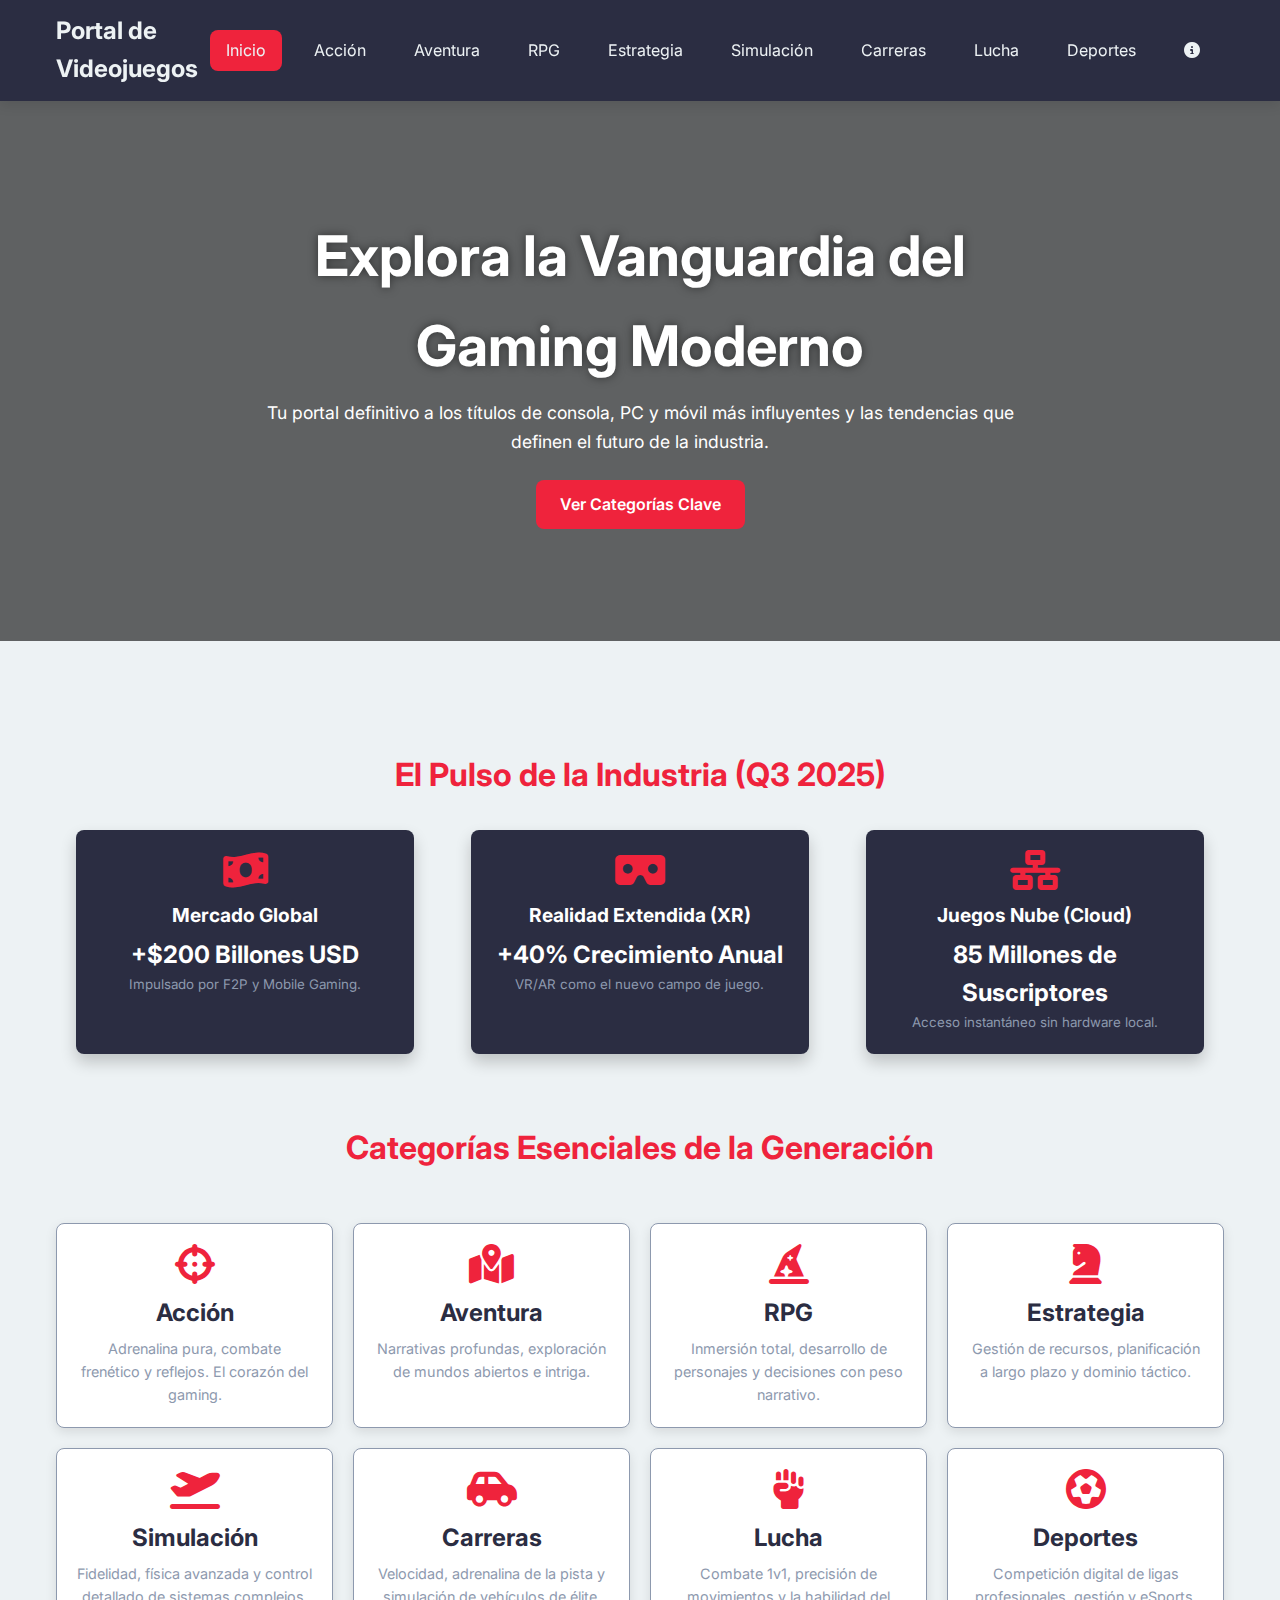
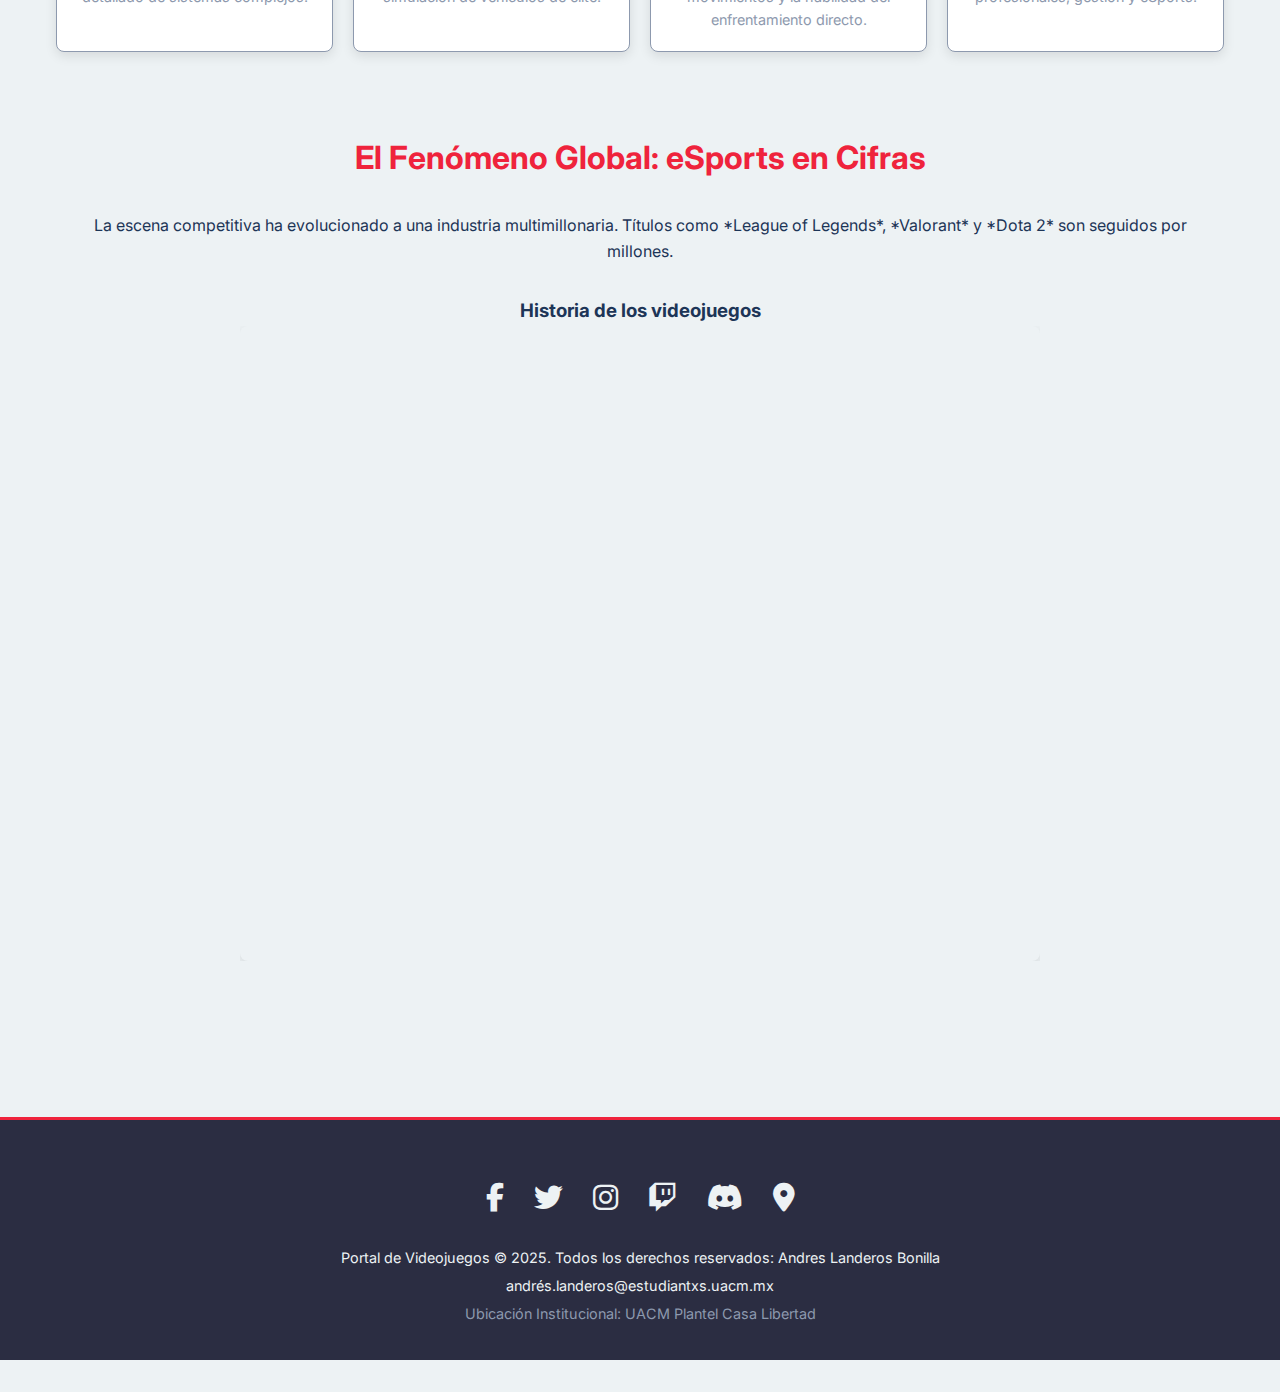
<file: index.html>
<!DOCTYPE html>
<html lang="es">
<head>
    <meta charset="UTF-8">
    <meta name="viewport" content="width=device-width, initial-scale=1.0">
    <title>Portal de Videojuegos - El Nexo Global de la Vanguardia</title>
    <link rel="stylesheet" href="style.css">
    <link href="https://fonts.googleapis.com/css2?family=Roboto:wght@300;400;500;700&family=Inter:wght@300;500;600;700&display=swap" rel="stylesheet">
    <link rel="stylesheet" href="https://cdnjs.cloudflare.com/ajax/libs/font-awesome/6.5.1/css/all.min.css">
    <link rel="icon" type="image/png" href="favicon.ico">
</head>
<body class="snow-active">
    
    <div class="snow-container" id="snowContainer"></div>

    <nav class="navbar">
        <div class="nav-container">
            <div class="nav-logo"><a href="index.html">Portal de Videojuegos</a></div>
            <div class="hamburger">
                <span class="bar"></span>
                <span class="bar"></span>
                <span class="bar"></span>
            </div>
            <ul class="nav-menu">
                <li class="nav-item"><a href="index.html" class="nav-link active">Inicio</a></li>
                <li class="nav-item"><a href="accion.html" class="nav-link">Acción</a></li>
                <li class="nav-item"><a href="aventura.html" class="nav-link">Aventura</a></li>
                <li class="nav-item"><a href="rpg.html" class="nav-link">RPG</a></li>
                <li class="nav-item"><a href="estrategia.html" class="nav-link">Estrategia</a></li>
                <li class="nav-item"><a href="simulacion.html" class="nav-link">Simulación</a></li>
                <li class="nav-item"><a href="carreras.html" class="nav-link">Carreras</a></li>
                <li class="nav-item"><a href="lucha.html" class="nav-link">Lucha</a></li>
                <li class="nav-item"><a href="deportes.html" class="nav-link">Deportes</a></li>
                <li class="nav-item icon-item"><a href="#" id="infoIcon" class="nav-link" aria-label="Abrir Formulario de Contacto">
            <i class="fas fa-info-circle"></i> 
        </a>
    </li>
            </ul>
        </div>
    </nav>

    <header class="hero-section animate-fade-in">
        <div class="hero-overlay"></div>
        <div class="hero-content">
            <h1 class="animate-slide-down">Explora la Vanguardia del Gaming Moderno</h1>
            <p class="animate-slide-up">Tu portal definitivo a los títulos de consola, PC y móvil más influyentes y las tendencias que definen el futuro de la industria.</p>
            <a href="#categorias" class="btn-primary animate-scale-up">Ver Categorías Clave</a>
        </div>
    </header>

    <main class="main-content">
        
        <section class="info-section">
            <h2 class="section-title">El Pulso de la Industria (Q3 2025)</h2>
            <div class="stats-grid">
                <div class="stat-card animate-pop-in">
                    <i class="fas fa-money-bill-wave"></i>
                    <h4>Mercado Global</h4>
                    <p>+$200 Billones USD</p>
                    <small class="text-light">Impulsado por F2P y Mobile Gaming.</small>
                </div>
                <div class="stat-card animate-pop-in" style="animation-delay: 0.2s;">
                    <i class="fas fa-vr-cardboard"></i>
                    <h4>Realidad Extendida (XR)</h4>
                    <p>+40% Crecimiento Anual</p>
                    <small class="text-light">VR/AR como el nuevo campo de juego.</small>
                </div>
                <div class="stat-card animate-pop-in" style="animation-delay: 0.4s;">
                    <i class="fas fa-network-wired"></i>
                    <h4>Juegos Nube (Cloud)</h4>
                    <p>85 Millones de Suscriptores</p>
                    <small class="text-light">Acceso instantáneo sin hardware local.</small>
                </div>
            </div>
        </section>

        <section id="categorias" class="category-section">
            <h2 class="section-title">Categorías Esenciales de la Generación</h2>
            <div class="category-grid">
                
                <a href="accion.html" class="category-card animate-pop-in">
                    <i class="fas fa-crosshairs"></i>
                    <h3>Acción</h3>
                    <p>Adrenalina pura, combate frenético y reflejos. El corazón del gaming.</p>
                </a>
                
                <a href="aventura.html" class="category-card animate-pop-in" style="animation-delay: 0.1s;">
                    <i class="fas fa-map-marked-alt"></i>
                    <h3>Aventura</h3>
                    <p>Narrativas profundas, exploración de mundos abiertos e intriga.</p>
                </a>
                
                <a href="rpg.html" class="category-card animate-pop-in" style="animation-delay: 0.2s;">
                    <i class="fas fa-hat-wizard"></i>
                    <h3>RPG</h3>
                    <p>Inmersión total, desarrollo de personajes y decisiones con peso narrativo.</p>
                </a>
                
                <a href="estrategia.html" class="category-card animate-pop-in" style="animation-delay: 0.3s;">
                    <i class="fas fa-chess-knight"></i>
                    <h3>Estrategia</h3>
                    <p>Gestión de recursos, planificación a largo plazo y dominio táctico.</p>
                </a>
                
                <a href="simulacion.html" class="category-card animate-pop-in" style="animation-delay: 0.4s;">
                    <i class="fas fa-plane-departure"></i>
                    <h3>Simulación</h3>
                    <p>Fidelidad, física avanzada y control detallado de sistemas complejos.</p>
                </a>
                
                <a href="carreras.html" class="category-card animate-pop-in" style="animation-delay: 0.5s;">
                    <i class="fas fa-car-side"></i>
                    <h3>Carreras</h3>
                    <p>Velocidad, adrenalina de la pista y simulación de vehículos de élite.</p>
                </a>
                
                <a href="lucha.html" class="category-card animate-pop-in" style="animation-delay: 0.6s;">
                    <i class="fas fa-fist-raised"></i>
                    <h3>Lucha</h3>
                    <p>Combate 1v1, precisión de movimientos y la habilidad del enfrentamiento directo.</p>
                </a>
                
                <a href="deportes.html" class="category-card animate-pop-in" style="animation-delay: 0.7s;">
                    <i class="fas fa-futbol"></i>
                    <h3>Deportes</h3>
                    <p>Competición digital de ligas profesionales, gestión y eSports.</p>
                </a>

            </div>
        </section>
        
        <section class="info-section video-section">
            <h2 class="section-title">El Fenómeno Global: eSports en Cifras</h2>
            <p>La escena competitiva ha evolucionado a una industria multimillonaria. Títulos como *League of Legends*, *Valorant* y *Dota 2* son seguidos por millones.</p>
            <div class="video-container">
                <h3>Historia de los videojuegos</h3>
                <div class="video-embed">
                    <iframe 
                    width="1351" 
                    height="480" 
                    src="https://www.youtube.com/embed/j1XYbI6JcXI" 
                    title="La Historia de los Videojuegos" 
                    frameborder="0" 
                    allow="accelerometer; autoplay; clipboard-write; encrypted-media; gyroscope; picture-in-picture; web-share" 
                    referrerpolicy="strict-origin-when-cross-origin" 
                    allowfullscreen></iframe>
                 
                </div>
            </div>
        </section>

    </main>
    
    <footer class="footer">
        <div class="social-links">
            <a href="https://www.facebook.com/groups/esportsmexico" target="_blank" aria-label="Facebook Esports Group"><i class="fab fa-facebook-f"></i></a>
            <a href="https://twitter.com/esports" target="_blank" aria-label="Twitter Esports News"><i class="fab fa-twitter"></i></a>
            <a href="https://www.instagram.com/esports" target="_blank" aria-label="Instagram Gaming"><i class="fab fa-instagram"></i></a>
            <a href="https://www.twitch.tv/directory/esports" target="_blank" aria-label="Twitch Gaming Streams"><i class="fab fa-twitch"></i></a>
            <a href="https://discord.com/invite/globalesports" target="_blank" aria-label="Discord Gaming Community"><i class="fab fa-discord"></i></a>
            
            <a href="https://www.google.com/maps/search/UACM+Plantel+Casa+Libertad" target="_blank" aria-label="Ubicación UACM Plantel Casa Libertad" class="location-link"><i class="fas fa-map-marker-alt"></i></a>
        </div>
        
        <p>Portal de Videojuegos © 2025. Todos los derechos reservados: Andres Landeros Bonilla</p>
        <p>andrés.landeros@estudiantxs.uacm.mx</p>
        <p class="location-text">Ubicación Institucional: UACM Plantel Casa Libertad</p>
    </footer>

    <script>
        // Inicialización de la navegación 'Mobile First'
        document.addEventListener('DOMContentLoaded', () => {
            const hamburger = document.querySelector('.hamburger');
            const navMenu = document.querySelector('.nav-menu');
            
            if (hamburger && navMenu) {
                hamburger.addEventListener('click', () => {
                    hamburger.classList.toggle('active');
                    navMenu.classList.toggle('active');
                });
                
                // Cerrar el menú al hacer clic en un enlace
                document.querySelectorAll('.nav-link').forEach(link => {
                    link.addEventListener('click', () => {
                        hamburger.classList.remove('active');
                        navMenu.classList.remove('active');
                    });
                });
            }
        });

        // Script para activar el efecto de Nieve
        function createSnow() {
            const container = document.getElementById('snowContainer');
            if (container) {
                const snowflakesCount = 50;
                
                for (let i = 0; i < snowflakesCount; i++) {
                    const snowflake = document.createElement('div');
                    snowflake.classList.add('snowflake');
                    snowflake.style.left = Math.random() * 100 + 'vw';
                    snowflake.style.opacity = Math.random() * 0.5 + 0.3;
                    snowflake.style.width = Math.random() * 10 + 5 + 'px';
                    snowflake.style.height = snowflake.style.width;
                    snowflake.style.animationDuration = Math.random() * 3 + 2 + 's';
                    snowflake.style.animationDelay = Math.random() * 5 + 's';
                    container.appendChild(snowflake);
                }
            }
        }
        
        createSnow();

// Funcionalidad para el Modal del Formulario de Contacto
document.addEventListener('DOMContentLoaded', function() {
    const modal = document.getElementById('contactModal');
    const infoIcon = document.getElementById('infoIcon');
    const closeButton = document.querySelector('.close-button');

    // Abrir el modal al hacer clic en el icono "i"
    if (infoIcon) {
        infoIcon.addEventListener('click', function(e) {
            e.preventDefault();
            modal.style.display = 'block';
        });
    }

    // Cerrar el modal al hacer clic en la X
    if (closeButton) {
        closeButton.addEventListener('click', function() {
            modal.style.display = 'none';
        });
    }

    // Cerrar el modal al hacer clic fuera de él
    window.addEventListener('click', function(event) {
        if (event.target === modal) {
            modal.style.display = 'none';
        }
    });

    // Manejar el envío del formulario (ejemplo de prevención)
    const contactForm = document.getElementById('contactForm');
    if (contactForm) {
        contactForm.addEventListener('submit', function(e) {
            e.preventDefault();
            alert('Formulario enviado (demostración). ¡Gracias por tu mensaje!');
            modal.style.display = 'none'; // Cierra el modal después del 'envío'
            this.reset(); // Limpia los campos
        });
    }
});

    </script>

<div id="contactModal" class="modal">
    <div class="modal-content">
        <span class="close-button">&times;</span>
        <h2>Contacto y Sugerencias</h2>
        <form id="contactForm">
            <div class="form-group">
                <label for="nombre">Nombre Completo:</label>
                <input type="text" id="nombre" name="nombre" required>
            </div>
            <div class="form-group">
                <label for="email">Correo Electrónico:</label>
                <input type="email" id="email" name="email" required>
            </div>
            <div class="form-group">
                <label for="asunto">Asunto:</label>
                <input type="text" id="asunto" name="asunto">
            </div>
            <div class="form-group">
                <label for="mensaje">Mensaje o Sugerencia:</label>
                <textarea id="mensaje" name="mensaje" rows="5" required></textarea>
            </div>
            <button type="submit" class="btn-submit">Enviar Mensaje</button>
        </form>
        <p class="nota-formulario">Nota: Este formulario es demostrativo y no envía datos reales a un servidor.</p>
    </div>
</div>



</body>
</html>
</file>
<file: style.css>
/* --- CONFIGURACIÓN GENERAL Y VARIABLES (Basado en el código original) --- */
@import url('https://fonts.googleapis.com/css2?family=Inter:wght@300;500;600;700&display=swap');
@import url('https://fonts.googleapis.com/css2?family=Roboto:wght@300;400;500;700&display=swap');

:root {
  /* Colores de style2.css (Esquema Rojo/Oscuro - PALETA BASE) */
  --color-primario: #2b2d42; /* Dark Blue */
  --color-secundario: #8d99ae;
  --color-acent: #ef233c; /* Red */
  --color-fondo: #edf2f4;
  --color-texto: #1d3557;

  /* Variables unificadas */
  --primary-color: var(--color-acent); /* Red */
  --dark-color: var(--color-primario);
  --light-color: var(--color-fondo);
  --text-color: var(--color-texto);
  --text-light: var(--color-secundario);

  --border-radius: 8px;
  --shadow: 0 4px 12px rgba(0, 0, 0, 0.1);
  --transition: all 0.3s ease;
}

* {
    margin: 0;
    padding: 0;
    box-sizing: border-box;
}

body {
    font-family: 'Inter', 'Roboto', sans-serif;
    line-height: 1.6;
    color: var(--text-color);
    background-color: var(--light-color);
    overflow-x: hidden;
    padding-bottom: 2rem;
    position: relative;
    /* Animación de fondo original (Mantener como base) */
    animation-name: color-animation;
    animation-duration: 15s;
    animation-timing-function: ease-in-out;
    animation-iteration-count: infinite;
    animation-direction: alternate;
    background-size: 400% 400%;
}

/* --- ANIMACIÓN DE FONDO (Original) --- */
@keyframes color-animation {
    0% { background-image: linear-gradient(45deg, #ff9a9e 0%, #fad0c4 99%); }
    33% { background-image: linear-gradient(45deg, #4fc3f7 0%, #a2c8f8 100%); }
    66% { background-image: linear-gradient(45deg, #81c784 0%, #c8e6c9 100%); }
    100% { background-image: linear-gradient(45deg, #ff9a9e 0%, #fad0c4 99%); }
}

/* --- NAVEGACIÓN (Mobile First) --- */
.navbar {
    background-color: var(--dark-color);
    box-shadow: var(--shadow);
    padding: 0.75rem 0;
    position: sticky;
    top: 0;
    z-index: 100;
}

.nav-container {
    max-width: 1200px;
    margin: 0 auto;
    padding: 0 1rem;
    display: flex;
    justify-content: space-between;
    align-items: center;
}

.nav-logo {
    color: var(--light-color);
    font-size: 1.5rem;
    font-weight: 700;
}
.nav-logo a {
    color: inherit;
    text-decoration: none;
}

.nav-menu {
    display: none; /* Por defecto, oculto en Mobile First */
    flex-direction: column;
    width: 100%;
    position: absolute;
    top: 100%;
    left: 0;
    background-color: var(--dark-color);
    padding: 1rem 0;
    list-style: none;
    transition: var(--transition);
}

.nav-menu.active {
    display: flex; /* Mostrar cuando está activo */
}

.nav-item {
    text-align: center;
    margin: 0.5rem 0;
}

.nav-link {
    display: block;
    color: var(--light-color);
    text-decoration: none;
    padding: 0.75rem 1rem;
    transition: background-color 0.3s;
    border-radius: var(--border-radius);
}

.nav-link:hover, .nav-link.active {
    background-color: var(--primary-color);
    color: var(--light-color);
}

.hamburger {
    display: flex; /* Mostrar en Mobile */
    flex-direction: column;
    justify-content: space-around;
    width: 30px;
    height: 25px;
    cursor: pointer;
}

.bar {
    display: block;
    width: 100%;
    height: 3px;
    background-color: var(--primary-color);
    border-radius: 1px;
    transition: var(--transition);
}

/* Animación del menú hamburguesa */
.hamburger.active .bar:nth-child(2) {
    opacity: 0;
}

.hamburger.active .bar:nth-child(1) {
    transform: translateY(8px) rotate(45deg);
}

.hamburger.active .bar:nth-child(3) {
    transform: translateY(-8px) rotate(-45deg);
}

/* --- HERO SECTION (Index Page) --- */
.hero-section {
    position: relative;
    height: 50vh; /* Responsive height */
    background: url('https://picsum.photos/1200/600?random=1') no-repeat center center/cover; /* Placeholder moderno */
    display: flex;
    align-items: center;
    justify-content: center;
    color: white;
    text-align: center;
    margin-bottom: 2rem;
    overflow: hidden;
}

.hero-overlay {
    position: absolute;
    top: 0;
    left: 0;
    width: 100%;
    height: 100%;
    background-color: rgba(0, 0, 0, 0.6);
    z-index: 1;
}

.hero-content {
    position: relative;
    z-index: 2;
    padding: 1rem;
    max-width: 800px;
}

.hero-content h1 {
    font-size: 2.5rem;
    margin-bottom: 0.5rem;
    text-shadow: 0 0 10px rgba(0, 0, 0, 0.5);
}

.hero-content p {
    font-size: 1.1rem;
    margin-bottom: 1.5rem;
}

.btn-primary {
    background-color: var(--primary-color);
    color: white;
    padding: 0.75rem 1.5rem;
    text-decoration: none;
    border-radius: var(--border-radius);
    font-weight: 600;
    transition: var(--transition);
    display: inline-block;
}

.btn-primary:hover {
    background-color: #d11a2f; /* Darker red */
    transform: scale(1.05);
}


/* --- SECCIÓN INTERNA / MAIN CONTENT (General) --- */
.main-content {
    padding: 1rem;
    max-width: 1200px;
    margin: 0 auto;
    position: relative;
    z-index: 2;
}

.seccion-interna {
    max-width: 900px;
    margin: 0 auto;
    padding-top: 2rem;
}

.seccion-interna h1 {
    text-align: center;
    font-size: 2rem;
    color: var(--primary-color);
    margin-bottom: 2rem;
}

.seccion-interna h2 {
    color: var(--dark-color);
    margin-top: 1.5rem;
    margin-bottom: 0.8rem;
    font-size: 1.7rem;
    border-bottom: 2px solid var(--text-light);
    padding-bottom: 5px;
}

.seccion-interna h3 {
    color: var(--primary-color);
    margin-top: 1rem;
    margin-bottom: 0.5rem;
    font-size: 1.3rem;
}

.seccion-interna p, .seccion-interna ul {
    margin-bottom: 1rem;
    font-size: 1rem;
    color: var(--text-color);
}

.seccion-interna ul {
    list-style: disc;
    padding-left: 1.5rem;
}

.seccion-interna strong {
    color: var(--dark-color);
    font-weight: 600;
}

/* --- SECCIÓN DE CATEGORÍAS (Index) --- */
.category-section {
    text-align: center;
    margin-top: 3rem;
}

.category-grid {
    display: grid;
    grid-template-columns: repeat(auto-fit, minmax(250px, 1fr));
    gap: 20px;
    padding: 20px 0;
}

.category-card {
    background: white;
    padding: 20px;
    border-radius: var(--border-radius);
    box-shadow: var(--shadow);
    text-align: center;
    text-decoration: none;
    color: var(--dark-color);
    transition: transform 0.3s ease, box-shadow 0.3s ease;
    border: 1px solid var(--text-light);
}

.category-card:hover {
    transform: translateY(-8px) scale(1.02);
    box-shadow: 0 10px 25px rgba(239, 35, 60, 0.3); /* Sombra con acento de color */
}

.category-card i {
    font-size: 2.5rem;
    color: var(--primary-color);
    margin-bottom: 10px;
}

.category-card h3 {
    font-size: 1.5rem;
    margin-bottom: 5px;
    color: var(--dark-color);
}

.category-card p {
    font-size: 0.9rem;
    color: var(--text-light);
}

/* --- STATS GRID (Index) --- */
.info-section {
    margin: 40px auto;
    padding: 20px;
    text-align: center;
}

.section-title {
    font-size: 2rem;
    color: var(--primary-color);
    margin-bottom: 30px;
}

.stats-grid {
    display: flex;
    justify-content: space-around;
    gap: 20px;
    flex-wrap: wrap;
}

.stat-card {
    background: var(--dark-color);
    color: white;
    padding: 20px;
    border-radius: var(--border-radius);
    width: 30%;
    min-width: 250px;
    box-shadow: 0 8px 16px rgba(0, 0, 0, 0.2);
    transition: transform 0.3s;
}

.stat-card:hover {
    transform: translateY(-5px);
}

.stat-card i {
    font-size: 2.5rem;
    color: var(--color-acent); /* Usar el acento rojo */
    margin-bottom: 10px;
}

.stat-card h4 {
    font-size: 1.2rem;
    margin-bottom: 5px;
}

.stat-card p {
    font-size: 1.5rem;
    font-weight: 700;
    margin: 0;
}
.stat-card small {
    display: block;
    color: var(--color-secundario);
}

/* --- IMAGEN Y VIDEO SECTIONS (Sub-páginas) --- */
.image-full {
    width: 100%;
    height: auto;
    max-height: 400px;
    object-fit: cover;
    border-radius: var(--border-radius);
    margin: 1.5rem 0;
    box-shadow: var(--shadow);
}

.video-container {
    margin: 2rem 0;
    text-align: center;
}

.video-embed {
    position: relative;
    width: 100%;
    padding-bottom: 56.25%; /* 16:9 Aspect Ratio */
    height: 0;
    overflow: hidden;
    max-width: 800px;
    margin: 0 auto;
}

.video-embed iframe {
    position: absolute;
    top: 0;
    left: 0;
    width: 100%;
    height: 100%;
    border: none;
    border-radius: var(--border-radius);
    box-shadow: var(--shadow);
}

/* --- BOTÓN VOLVER AL INICIO --- */
.btn-back-to-top {
    display: block;
    width: 250px;
    margin: 3rem auto 3rem auto;
    text-align: center;
    background-color: var(--dark-color);
    color: white;
    padding: 1rem 2rem;
    text-decoration: none;
    border-radius: 50px;
    font-weight: 600;
    transition: var(--transition);
    box-shadow: var(--shadow);
}

.btn-back-to-top:hover {
    background-color: var(--primary-color);
    transform: scale(1.05);
}

/* --- FOOTER --- */
.footer {
    background-color: var(--dark-color);
    color: var(--color-secundario);
    text-align: center;
    padding: 1.5rem;
    margin-top: 3rem;
    font-size: 0.9rem;
}

/* --- ANIMACIONES PARA INDEX.HTML (Movimiento y Animación) --- */

@keyframes fadeIn {
    from { opacity: 0; }
    to { opacity: 1; }
}

@keyframes slideDown {
    from { transform: translateY(-50px); opacity: 0; }
    to { transform: translateY(0); opacity: 1; }
}

@keyframes slideUp {
    from { transform: translateY(50px); opacity: 0; }
    to { transform: translateY(0); opacity: 1; }
}

@keyframes scaleUp {
    from { transform: scale(0.8); opacity: 0; }
    to { transform: scale(1); opacity: 1; }
}

@keyframes popIn {
    0% { opacity: 0; transform: scale(0.5); }
    100% { opacity: 1; transform: scale(1); }
}

.animate-fade-in {
    animation: fadeIn 1s ease-out;
}

.animate-slide-down {
    animation: slideDown 0.8s ease-out 0.2s backwards;
}

.animate-slide-up {
    animation: slideUp 0.8s ease-out 0.4s backwards;
}

.animate-scale-up {
    animation: scaleUp 0.6s ease-out 0.6s backwards;
}

.animate-pop-in {
    animation: popIn 0.5s ease-out backwards;
}


/* --- EFECTOS DE NIEVE Y CONFETI (Alternados) --- */

/* Clase para la página de inicio y sub-páginas con Nieve */
.snow-active .confeti, .snow-active .confeti-container {
    display: none; /* Oculta el Confeti */
}

/* Clase para sub-páginas con Confeti */
.confetti-active .snow-container, .confetti-active .snowflake {
    display: none; /* Oculta la Nieve */
}

/* Estilo para el contenedor de la Nieve (Necesario para el JS) */
.snow-container {
    position: fixed;
    top: 0;
    left: 0;
    width: 100%;
    height: 100%;
    pointer-events: none;
    z-index: 50;
    overflow: hidden;
}

/* Estilo para cada copo de nieve (Generado por JS) */
.snowflake {
    position: absolute;
    background-color: white;
    border-radius: 50%;
    animation: fall linear infinite;
}

@keyframes fall {
    to {
        transform: translateY(100vh);
    }
}

/* Estilo para el confeti estático (usado en el HTML) */
.confeti-container {
    position: relative;
    /* Ajuste para que el cuerpo no se vea afectado por el confeti estático si no está en uso */
}

.confeti {
    position: fixed;
    width: 10px;
    height: 10px;
    background-color: var(--primary-color);
    opacity: 0.8;
    border-radius: 50%;
    pointer-events: none;
    z-index: 50;
    animation: confetti-fall linear infinite;
}

/* Posiciones estáticas para un efecto de confeti básico y ligero */
.confeti:nth-child(1) { left: 10%; background-color: var(--color-acent); animation-duration: 4s; animation-delay: 0s; }
.confeti:nth-child(2) { left: 20%; background-color: #4fc3f7; animation-duration: 6s; animation-delay: 1s; }
.confeti:nth-child(3) { left: 40%; background-color: #81c784; animation-duration: 5s; animation-delay: 2s; }
.confeti:nth-child(4) { left: 70%; background-color: var(--dark-color); animation-duration: 3s; animation-delay: 0.5s; }
.confeti:nth-child(5) { left: 85%; background-color: var(--color-acent); animation-duration: 7s; animation-delay: 2.5s; }
.confeti:nth-child(6) { left: 5%; background-color: #4fc3f7; animation-duration: 4.5s; animation-delay: 1.5s; }

@keyframes confetti-fall {
    0% { transform: translateY(-10vh) rotateZ(0deg); opacity: 0; }
    5% { opacity: 0.8; }
    100% { transform: translateY(100vh) rotateZ(720deg); opacity: 0; }
}


/* --- RESPONSIVE DESIGN (Mobile First) --- */

/* Tablet y Desktop Pequeño (768px a 1024px) */
@media (min-width: 768px) {
    .hero-content h1 {
        font-size: 3.5rem;
    }

    .category-grid {
        grid-template-columns: repeat(4, 1fr);
    }
    
    .stats-grid {
        justify-content: space-between;
    }
    
    .stat-card {
        width: 30%;
    }
}

/* Desktop (1024px y más) */
@media (min-width: 1024px) {
    .hamburger {
        display: none; /* Ocultar en Desktop */
    }
    
    .nav-menu {
        position: static;
        flex-direction: row;
        width: auto;
        display: flex; /* Mostrar en Desktop */
        padding: 0;
    }

    .nav-item {
        margin: 0 0.5rem;
    }
    
    .nav-link {
        padding: 0.5rem 1rem;
    }
    
    .hero-section {
        height: 60vh;
    }
    
    .category-grid {
        grid-template-columns: repeat(4, 1fr);
    }
}


/* --- Estilos para el Modal de Contacto --- */

/* Fondo oscurecido del modal */
.modal {
    display: none; /* Oculto por defecto */
    position: fixed; 
    z-index: 1000; /* Asegura que esté por encima de todo */
    left: 0;
    top: 0;
    width: 100%;
    height: 100%;
    overflow: auto; 
    background-color: rgba(0,0,0,0.7); /* Negro con transparencia */
    padding-top: 60px;
}

/* Contenido del modal (el formulario en sí) */
.modal-content {
    background-color: #fefefe;
    margin: 5% auto; /* 5% superior e inferior, centrado horizontalmente */
    padding: 30px;
    border: 1px solid #888;
    width: 90%; 
    max-width: 500px;
    border-radius: 10px;
    box-shadow: 0 4px 10px rgba(0, 0, 0, 0.5);
    /* Aplicar un sutil degradado en el fondo si es necesario */
    /* background-image: linear-gradient(135deg, #f0f0f0, #ffffff); */ 
}

/* Botón de cierre (X) */
.close-button {
    color: #aaa;
    float: right;
    font-size: 28px;
    font-weight: bold;
    cursor: pointer;
    transition: color 0.3s;
}

.close-button:hover,
.close-button:focus {
    color: #333;
    text-decoration: none;
}

/* Estilos del formulario */
.form-group {
    margin-bottom: 15px;
}

.form-group label {
    display: block;
    margin-bottom: 5px;
    font-weight: 500;
    color: #333;
}

.form-group input[type="text"],
.form-group input[type="email"],
.form-group textarea {
    width: 100%;
    padding: 10px;
    border: 1px solid #ccc;
    border-radius: 5px;
    box-sizing: border-box; /* Asegura que padding no afecte el ancho total */
    transition: border-color 0.3s;
}

.form-group input:focus,
.form-group textarea:focus {
    border-color: #007bff; /* Color de enfoque */
    outline: none;
}

/* Estilo del botón de envío */
.btn-submit {
    background-color: #007bff;
    color: white;
    padding: 12px 20px;
    border: none;
    border-radius: 5px;
    cursor: pointer;
    font-size: 16px;
    font-weight: 600;
    width: 100%;
    transition: background-color 0.3s, transform 0.1s;
}

.btn-submit:hover {
    background-color: #0056b3;
}

.btn-submit:active {
    transform: scale(0.99);
}

.nota-formulario {
    margin-top: 15px;
    font-size: 0.8em;
    color: #666;
    text-align: center;
}

/* --- Estilos para el Footer (Pie de Página) --- */
.footer {
    background-color: var(--dark-color);
    color: var(--light-color);
    padding: 30px 20px; /* Ajuste para dar espacio al nuevo contenido */
    text-align: center;
    border-top: 3px solid var(--primary-color);
}

.footer p {
    margin: 5px 0;
    font-size: 0.9rem;
}

/* Nuevo contenedor para los iconos de Redes Sociales y Ubicación */
.social-links {
    margin: 20px 0;
    display: flex;
    justify-content: center;
    gap: 20px;
}

.social-links a {
    color: var(--light-color); 
    font-size: 1.8rem;
    transition: var(--transition);
    text-decoration: none;
    padding: 5px;
}

.social-links a:hover {
    color: var(--primary-color); 
    transform: scale(1.1);
}

.location-text {
    font-size: 0.9em;
    color: var(--text-light);
    margin-top: 10px;
}
</file>
